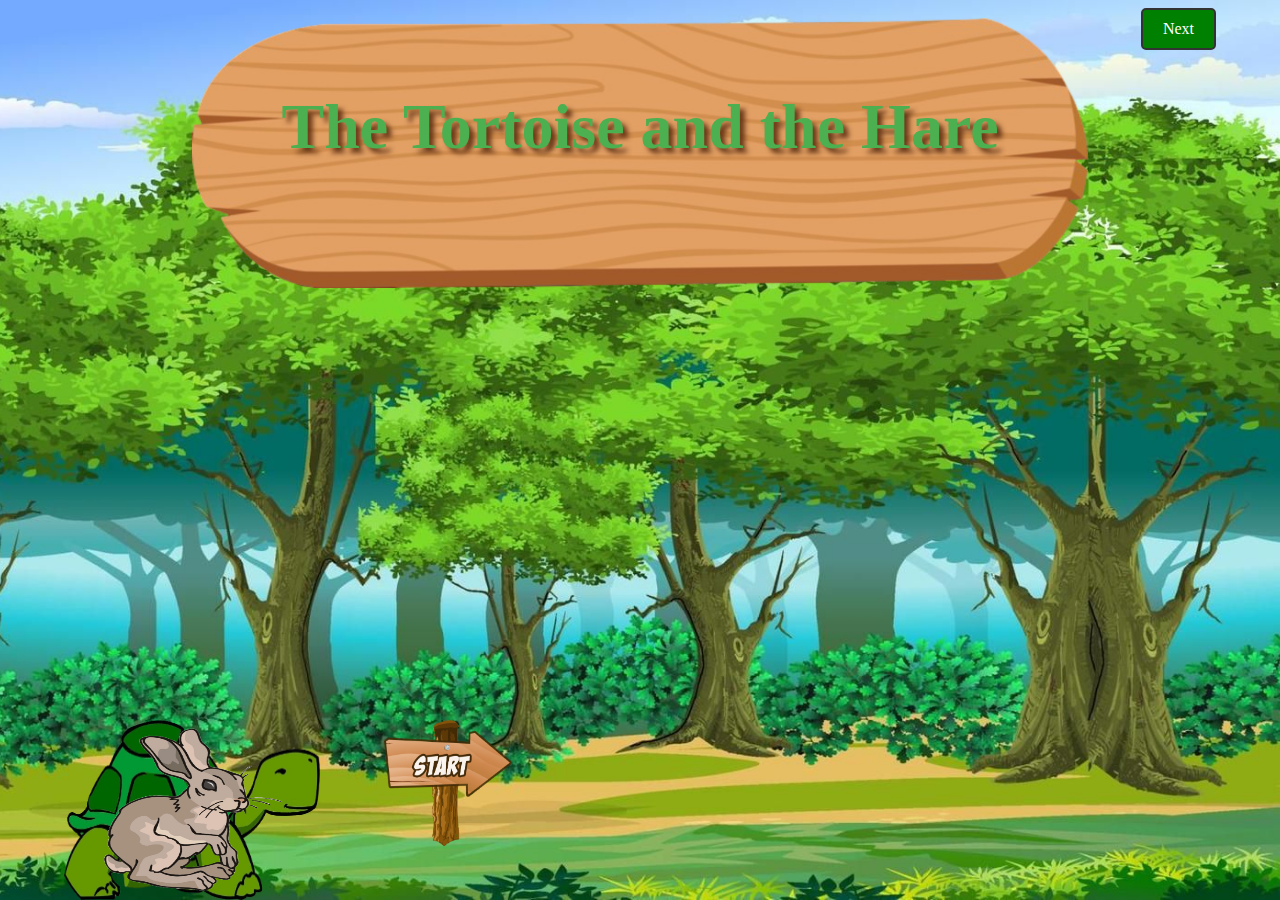
<file: index.html>
<!DOCTYPE html>
<!--test--->
<html lang="en">
<head>
    <meta charset="UTF-8">
    <meta name="viewport" content="width=device-width, initial-scale=1.0">
    <title>Document</title>
    <link rel="stylesheet" href="project.css" type="text/css">
</head>
<body class="page-container" id="page-1">
    <a href="Tortoise_and_Hare_1.html" class="button-link" id="button-link-next">Next</a>
    <img id="tortoise" src="images/tortoise.png" alt="tortoise">
    <img id="start-sign" src="images/start-sign.png" alt="start sign">
    <img id="hare" src="images/hare.png" alt="hare">
    <h1>The Tortoise and the Hare</h1>
    <img id="title-sign" src="images/title_background_plank.png" alt="title">
</body>
</html>
</file>
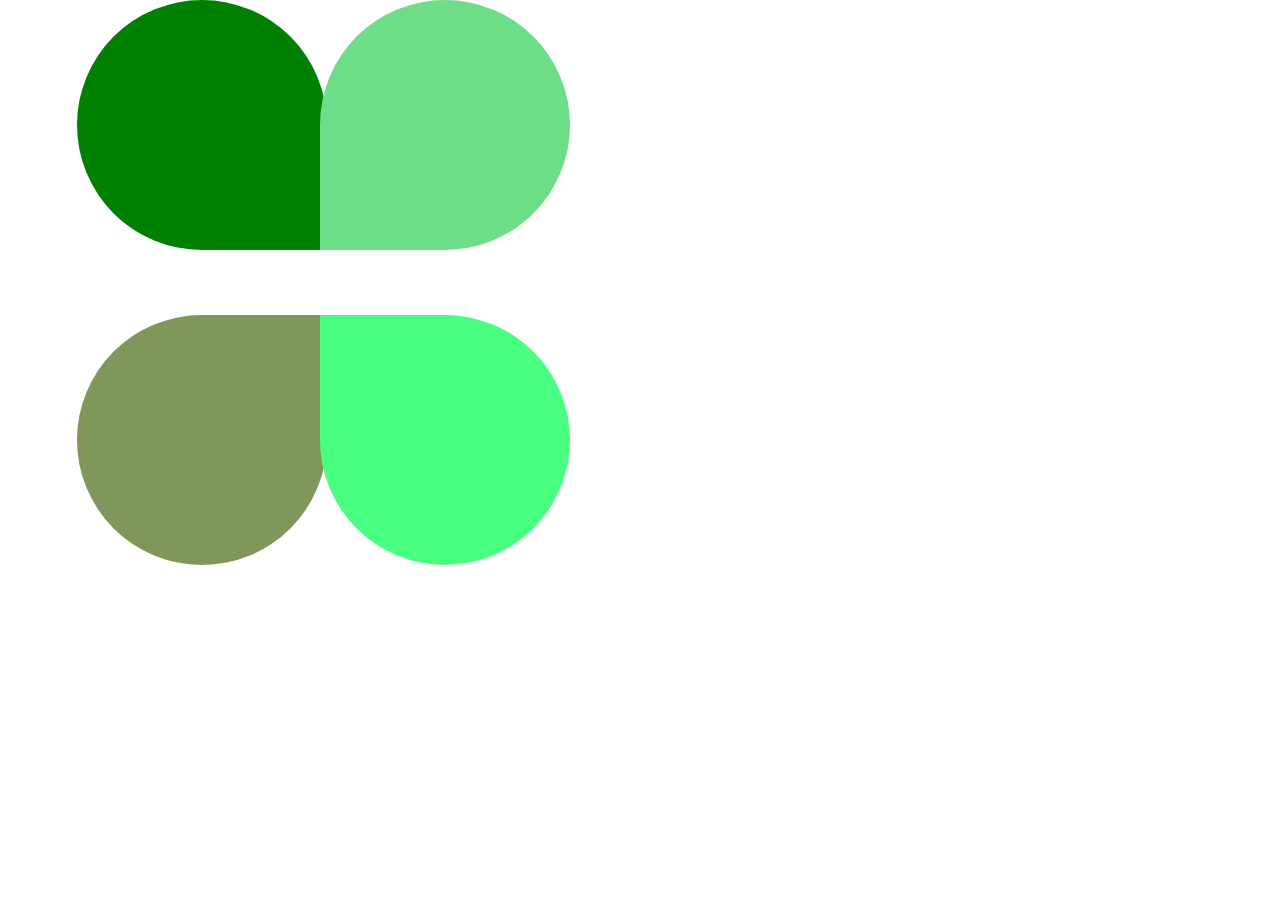
<file: clover_practice.html>
<!DOCTYPE html>
<html lang="en">
<head>
    <meta charset="UTF-8">
    <meta name="viewport" content="width=device-width, initial-scale=1.0">
    <title>Document</title>
    <style>
        body {
            padding: 0; /* forcing the document window to eliminate padding*/
            margin: 0; /* forcing the document window to eliminate margin*/

        }
        /* Center the div box */
        .clov1 {
            width: 250px; /* the width must be specified to be centered */
            height: 250px; 
            position: absolute;
            top: 0%; /* How far away from the top of the browser edge*/
            left: 6%; /* How far away from the left of the browser edge*/
            background-color: green;
            border-radius: 1000px 1000px 0px 1000px;
        }
        .clov2 {
            width: 250px; /* the width must be specified to be centered */
            height: 250px; 
            position: absolute;
            top: 35%; /* How far away from the top of the browser edge*/
            left: 6%; /* How far away from the left of the browser edge*/
            background-color: rgb(127, 151, 91);
            border-radius: 1000px 0px 1000px 1000px;
        }
        .clov3 {
            width: 250px; /* the width must be specified to be centered */
            height: 250px; 
            position: absolute;
            top: 0%; /* How far away from the top of the browser edge*/
            left: 25%; /* How far away from the left of the browser edge*/
            background-color: rgb(109, 221, 135);
            border-radius: 1000px 1000px 1000px 0px;
        }
        .clov4 {

            width: 250px; /* the width must be specified to be centered */
            height: 250px; 
            position: absolute;
            top: 35%; /* How far away from the top of the browser edge*/
            left: 25%; /* How far away from the left of the browser edge*/
            background-color: rgb(73, 255, 128);
            border-radius: 0px 1000px 1000px 1000px;
        }
    </style>
</head>
<body>
    <div class="clov1"> </div>
    <div class="clov2"> </div>
    <div class="clov3"> </div>
    <div class="clov4"> </div>
</body>
</html>
</file>
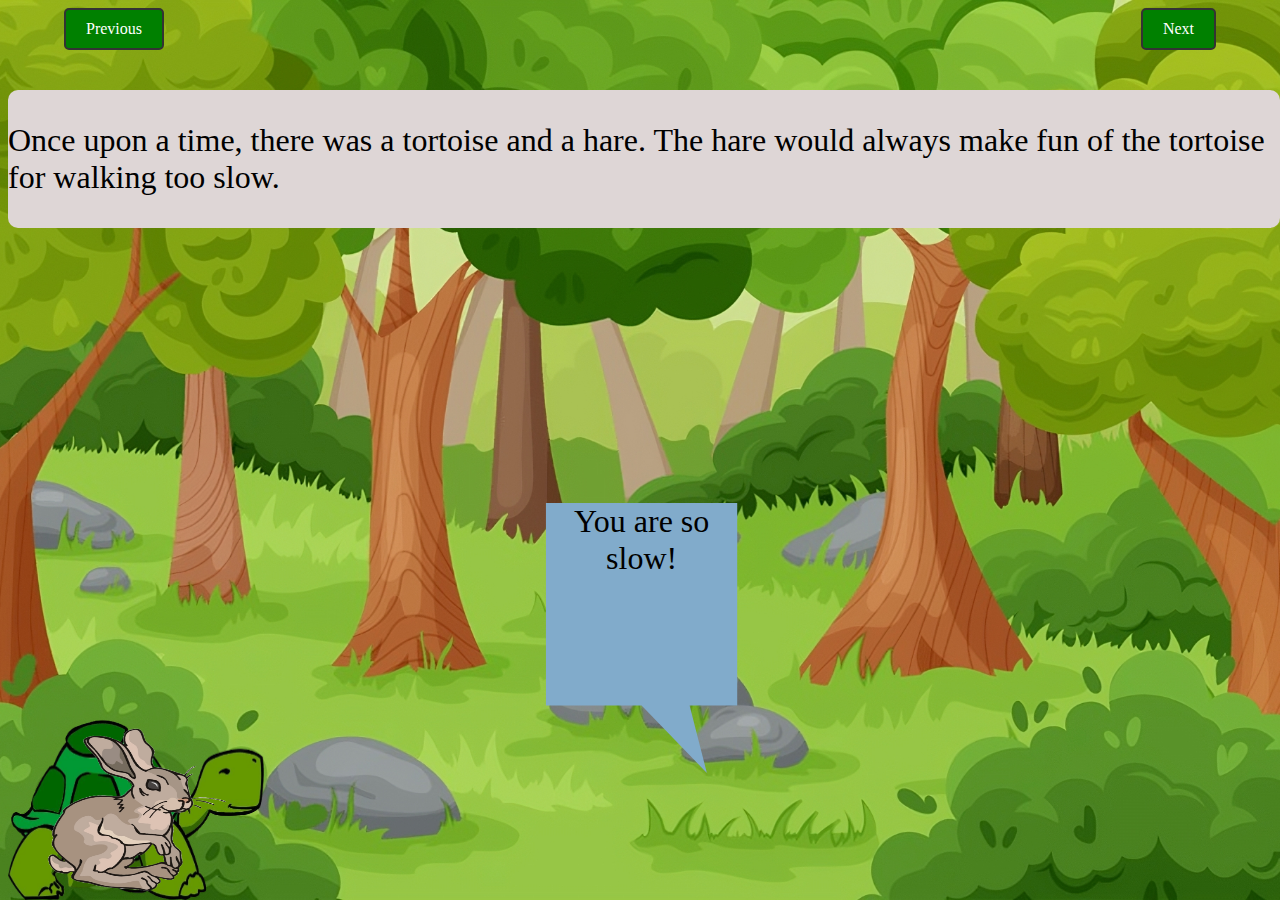
<file: Tortoise_and_Hare_1.html>
<!DOCTYPE html>
<html lang="en">
<head>
    <meta charset="UTF-8">
    <meta name="viewport" content="width=device-width, initial-scale=1.0">
    <title>Document</title>
    <link rel="stylesheet" href="project.css" type="text/css">
    <link rel="preconnect" href="https://fonts.googleapis.com">
    <link rel="preconnect" href="https://fonts.gstatic.com" crossorigin>
    <link href="https://fonts.googleapis.com/css2?family=Delius&family=Source+Code+Pro:ital,wght@0,200..900;1,200..900&display=swap" rel="stylesheet">
</head>
<body class="page-container" id="page-2">
    <a href="index.html" id="button-link-back" class="button-link">Previous</a>
    <a href="Tortoise_and_Hare_2.html" id="button-link-next" class="button-link">Next</a>
    <img id="tortoise" src="images/tortoise.png" alt="tortoise">
    <img id="hare" src="images/hare.png" alt="hare">
    <div id="text-page-2">
            <p>Once upon a time, there was a tortoise and a hare. The hare would always make fun of the tortoise for walking too slow.</p>
    </div>
    <div id="text-bubble-hare">You are so slow!</div>
</body>
</html>
</file>
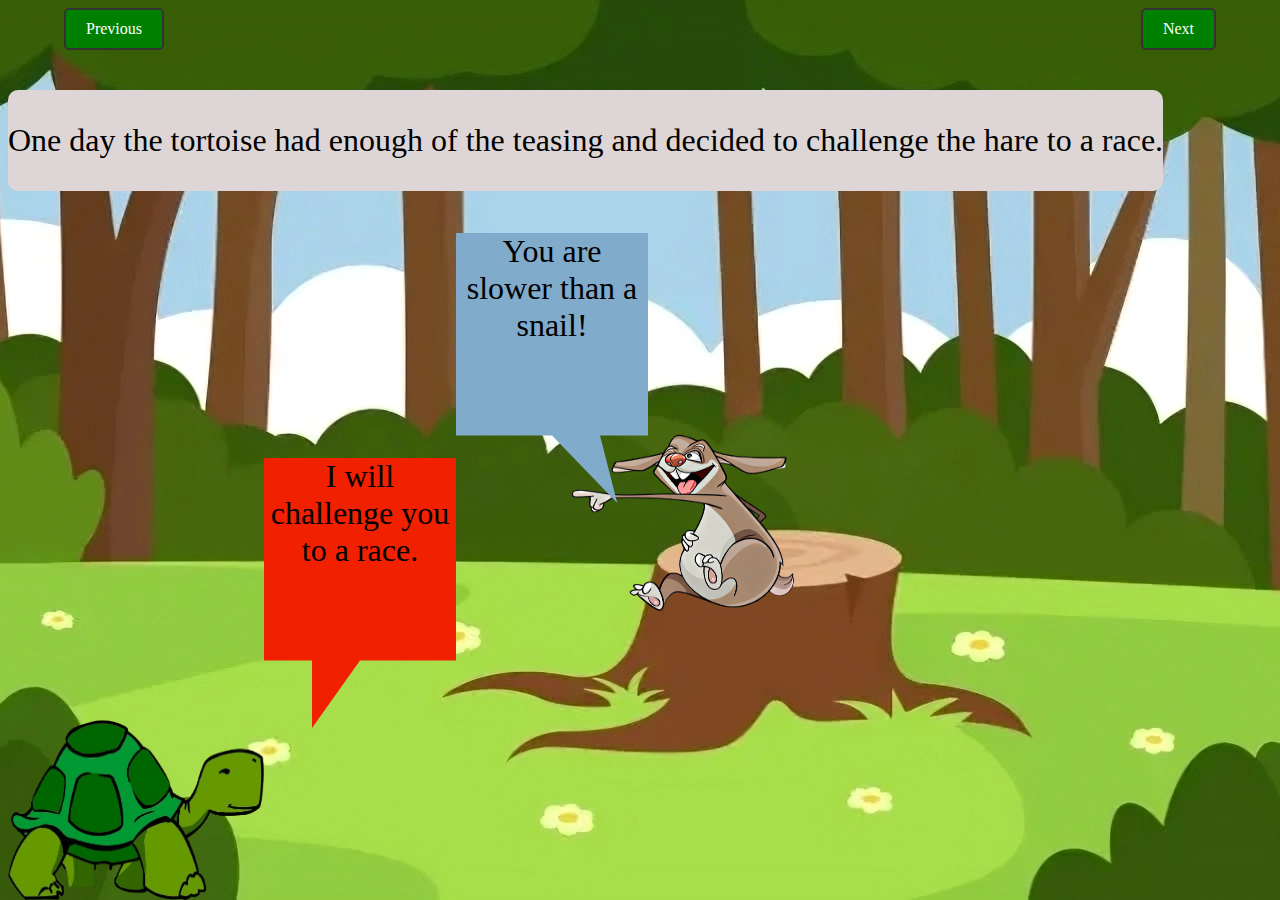
<file: Tortoise_and_Hare_2.html>
<!DOCTYPE html>
<html lang="en">
<head>
    <meta charset="UTF-8">
    <meta name="viewport" content="width=device-width, initial-scale=1.0">
    <title>Document</title>
    <link rel="stylesheet" href="project.css" type="text/css">
    <link rel="preconnect" href="https://fonts.googleapis.com">
    <link rel="preconnect" href="https://fonts.gstatic.com" crossorigin>
    <link href="https://fonts.googleapis.com/css2?family=Delius&family=Source+Code+Pro:ital,wght@0,200..900;1,200..900&display=swap" rel="stylesheet">
</head>
<body class="page-container" id="page-3">
    <a href="Tortoise_and_Hare_1.html" id="button-link-back" class="button-link">Previous</a>
    <a href="Tortoise_and_Hare_3.html" id="button-link-next" class="button-link">Next</a>
    <img id="hare" src="images/hare_laughing.png" alt="hare">
    <img id="tortoise" src="images/tortoise.png" alt="tortoise">
    <div id="text-page-3">
            <p>One day the tortoise had enough of the teasing and decided to challenge the hare to a race.</p>
    </div>
    <div id="text-bubble-hare">You are slower than a snail!</div>
    <div id="text-bubble-tortoise">I will challenge you to a race.</div>
</body>
</html>
</file>
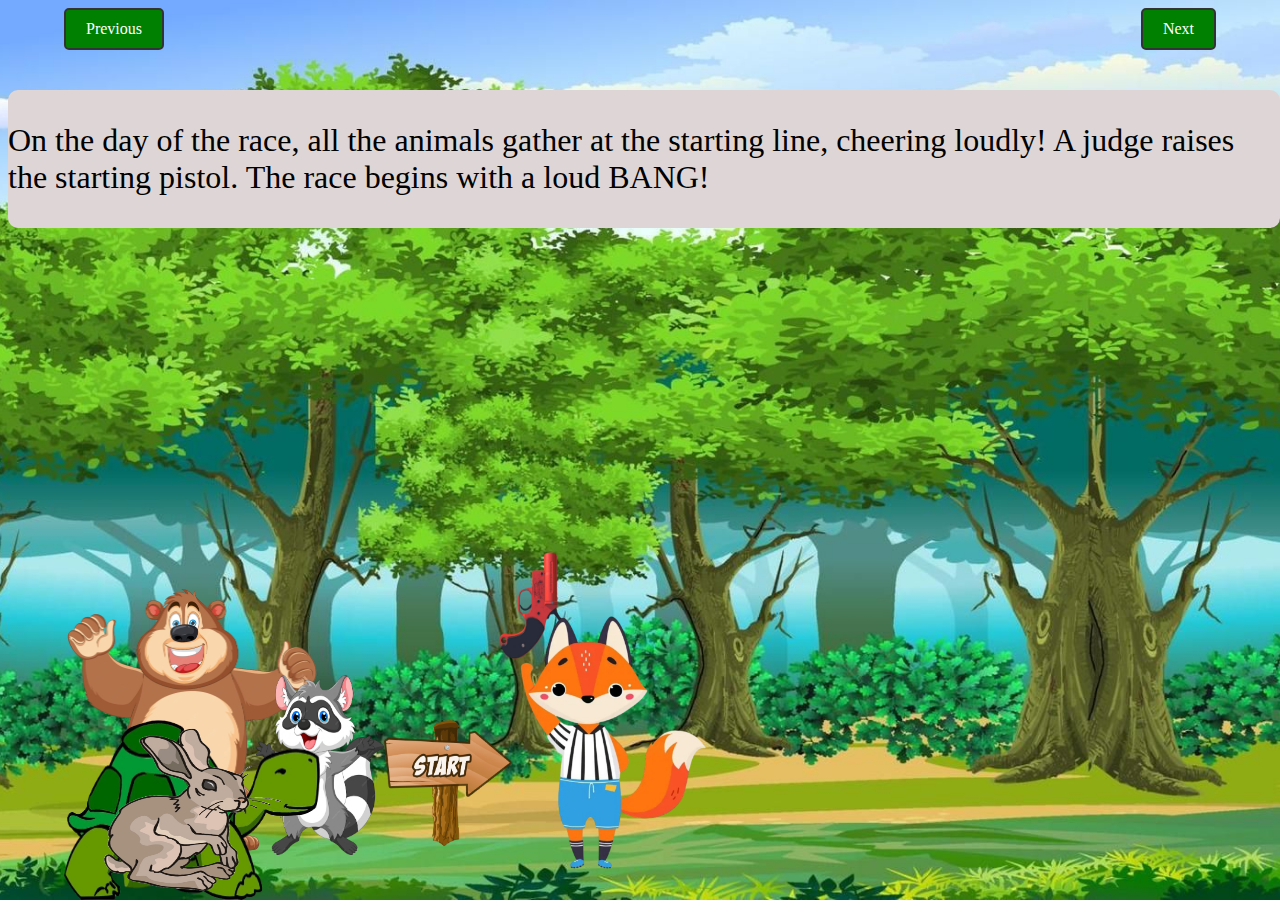
<file: Tortoise_and_Hare_3.html>
<!DOCTYPE html>
<html lang="en">
<head>
    <meta charset="UTF-8">
    <meta name="viewport" content="width=device-width, initial-scale=1.0">
    <title>Document</title>
    <link rel="stylesheet" href="project.css" type="text/css">
</head>
<body class="page-container" id="page-4">
    <div id="shakable-container"> 
        
        <div id="text-page-4">
            <p>On the day of the race, all the animals gather at the starting line, cheering loudly! A judge raises the starting pistol. The race begins with a loud BANG!</p>
        </div>
        
        <img id="tortoise" src="images/tortoise.png" alt="tortoise">
        <img id="start-sign" src="images/start-sign.png" alt="start sign">
        <img id="hare" src="images/hare.png" alt="hare">
        <img id="flare_gun" src="images/flare-gun-6536339_1280.webp" alt="Starting Pistol">
        <img id="fox_referee" src="images/fox_referee.png" alt="fox referee">


        <div class="crowd">
            <img id="bear" src="images/bear.png" alt="bear">
            <img id="raccoon" src="images/raccoon.png" alt="raccoon">
        </div>
        
        <a href="Tortoise_and_Hare_2.html" id="button-link-back" class="button-link">Previous</a>
        <a href="Tortoise_and_Hare_4.html" id="button-link-next" class="button-link">Next</a>

    </div> 
</body>
</html>
</file>
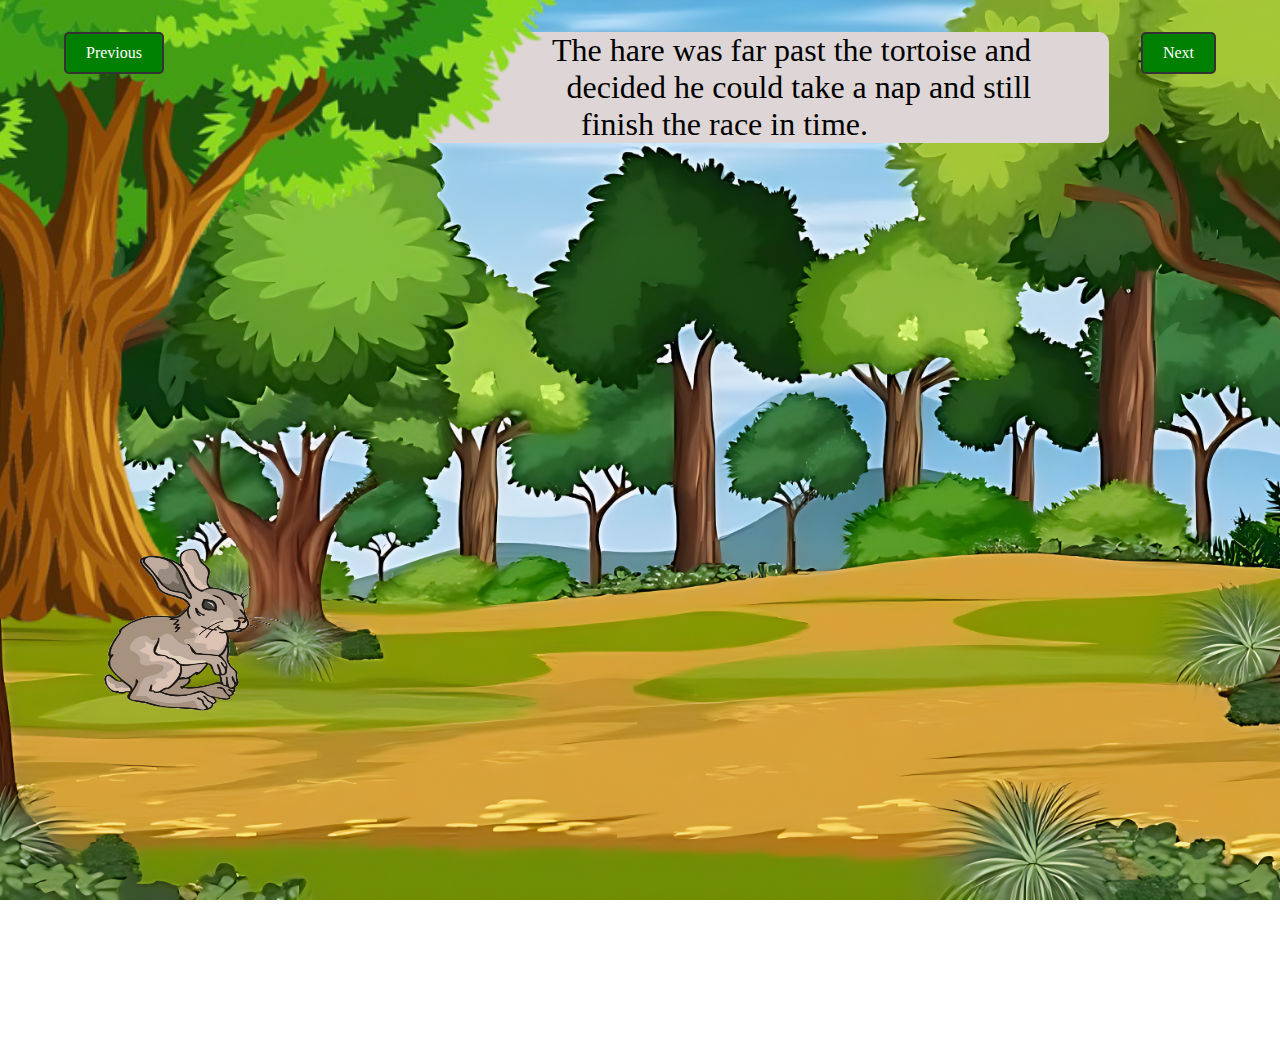
<file: Tortoise_and_Hare_4.html>
<!DOCTYPE html>
<html lang="en">
<head>
    <meta charset="UTF-8">
    <meta name="viewport" content="width=device-width, initial-scale=1.0">
    <title>Document</title>
    <link rel="stylesheet" href="project.css" type="text/css">
    <link rel="preconnect" href="https://fonts.googleapis.com">
    <link rel="preconnect" href="https://fonts.gstatic.com" crossorigin>
    <link href="https://fonts.googleapis.com/css2?family=Delius&family=Source+Code+Pro:ital,wght@0,200..900;1,200..900&display=swap" rel="stylesheet">
</head>
<body class="page-container" id="page-5">
    <a href="Tortoise_and_Hare_3.html" id="button-link-back" class="button-link">Previous</a>
    <a href="Tortoise_and_Hare_5.html" id="button-link-next" class="button-link">Next</a>

<div id="leftbox">
    <img src="images/tree_page_5.png" id="page5tree" alt="tree">
</div>
<p id="textboxstuff"> The hare was far past the tortoise and decided he could take a nap and still finish the race in time. </p>

<img class="hare-racer" id="hare-running" src="images/hare.png" alt="hare-running">
<img class="hare-racer" id="hare-sleeping" src="images/hare_sleeping.png" alt="hare-sleeping">

<img id="zzz-bubble" src="images/ZZZ's.png" alt="Sleeping ZZZ symbol">
</body>
</html>
</file>
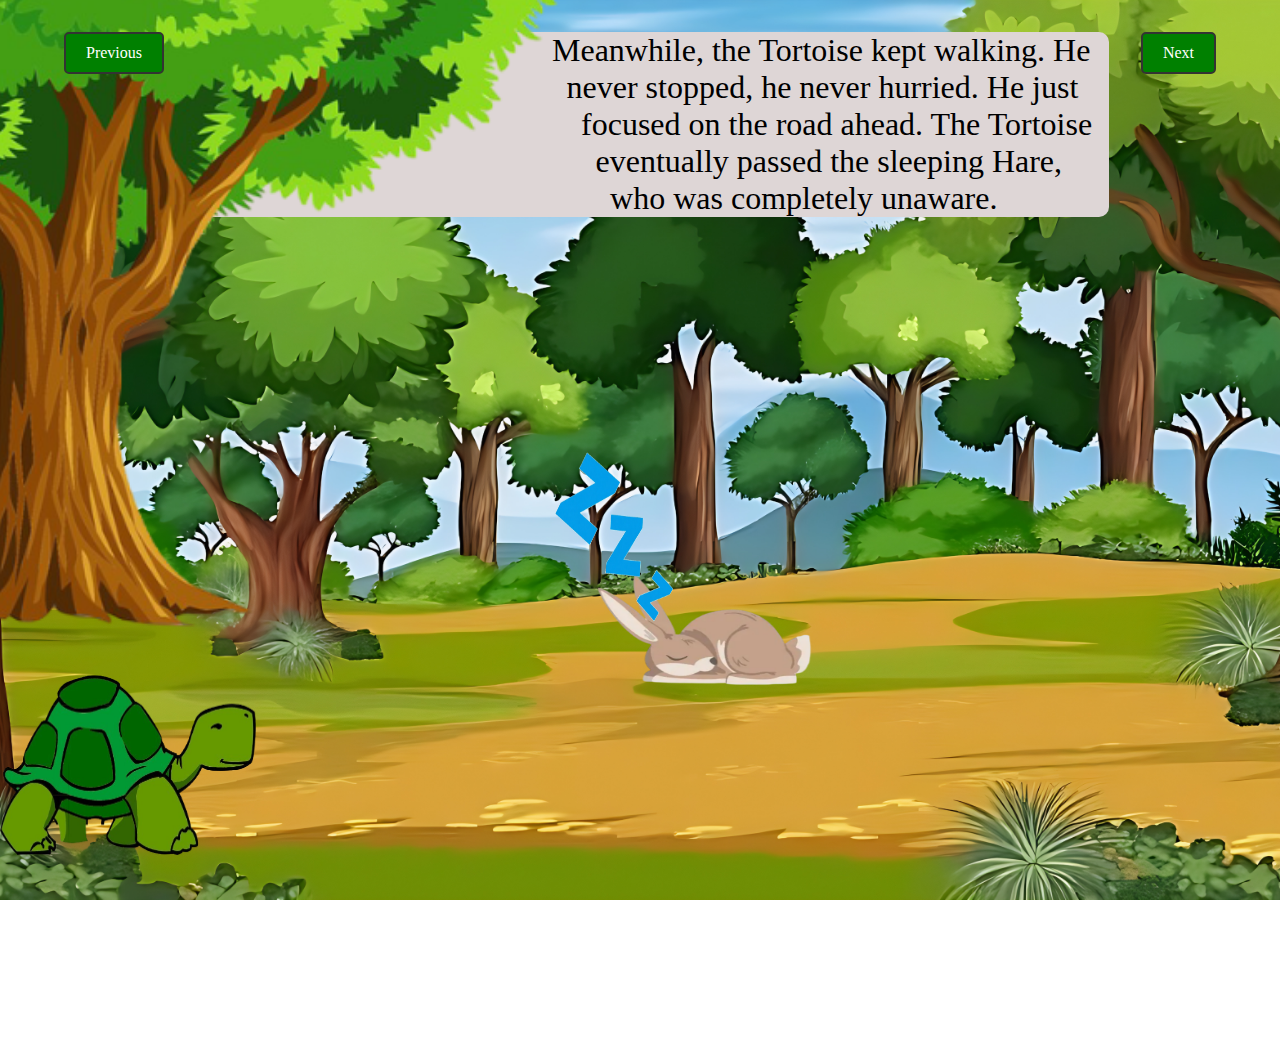
<file: Tortoise_and_Hare_5.html>
<!DOCTYPE html>
<html lang="en">
<head>
    <meta charset="UTF-8">
    <meta name="viewport" content="width=device-width, initial-scale=1.0">
    <title>Document</title>
    <link rel="stylesheet" href="project.css" type="text/css">
    <link rel="preconnect" href="https://fonts.googleapis.com">
    <link rel="preconnect" href="https://fonts.gstatic.com" crossorigin>
    <link href="https://fonts.googleapis.com/css2?family=Delius&family=Source+Code+Pro:ital,wght@0,200..900;1,200..900&display=swap" rel="stylesheet">
</head>
<body class="page-container" id="page-6">
    <a href="Tortoise_and_Hare_4.html" id="button-link-back" class="button-link">Previous</a>
    <a href="Tortoise_and_Hare_6.html" id="button-link-next" class="button-link">Next</a>

<div id="leftbox">
    <img src="images/tree_page_5.png" id="page6tree" alt="tree">
</div>

<p id="textboxstuff"> Meanwhile, the Tortoise kept walking. He never stopped, he never hurried. He just focused on the road ahead. The Tortoise eventually passed the sleeping Hare, who was completely unaware. </p>

<img class="hare-racer" id="hare-sleeping" src="images/hare_sleeping.png" alt="hare-sleeping">
<img id="tortoise" src="images/tortoise.png" alt="tortoise">

<img id="zzz-bubble" src="images/ZZZ's.png" alt="Sleeping ZZZ symbol">

</body>
</html>
</file>
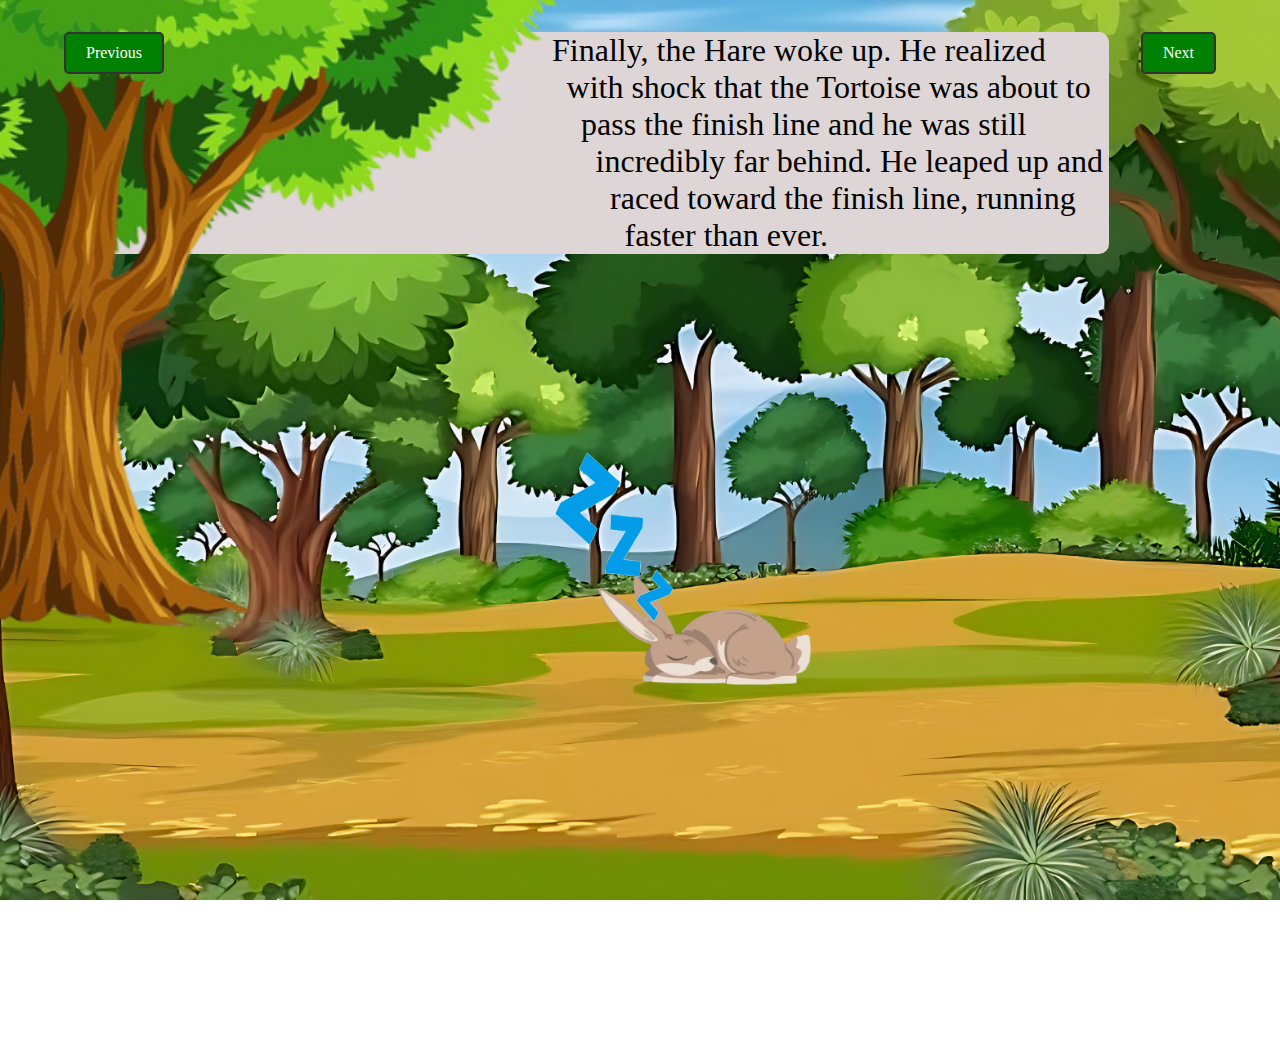
<file: Tortoise_and_Hare_6.html>
<!DOCTYPE html>
<html lang="en">
<head>
    <meta charset="UTF-8">
    <meta name="viewport" content="width=device-width, initial-scale=1.0">
    <title>Document</title>
    <link rel="stylesheet" href="project.css" type="text/css">
    <link rel="preconnect" href="https://fonts.googleapis.com">
    <link rel="preconnect" href="https://fonts.gstatic.com" crossorigin>
    <link href="https://fonts.googleapis.com/css2?family=Delius&family=Source+Code+Pro:ital,wght@0,200..900;1,200..900&display=swap" rel="stylesheet">
</head>
<body class="page-container" id="page-7">
    <a href="Tortoise_and_Hare_5.html" id="button-link-back" class="button-link">Previous</a>
    <a href="Tortoise_and_Hare_7.html" id="button-link-next" class="button-link">Next</a>

<div id="leftbox">
    <img src="images/tree_page_5.png" id="page7tree" alt="tree">
</div>

<p id="textboxstuff"> Finally, the Hare woke up. He realized with shock that the Tortoise was about to pass the finish line and he was still incredibly far behind. He leaped up and raced toward the finish line, running faster than ever. </p>

<img class="hare-racer" id="hare-running" src="images/hare.png" alt="hare-running">
<img class="hare-racer" id="hare-sleeping" src="images/hare_sleeping.png" alt="hare-sleeping">
<img class="exclamation" id="supprised-exclamation" src="images/red_exclamation_mark.png" alt="red exclamation mark">


<img id="zzz-bubble" src="images/ZZZ's.png" alt="Sleeping ZZZ symbol">

</body>
</html>
</file>
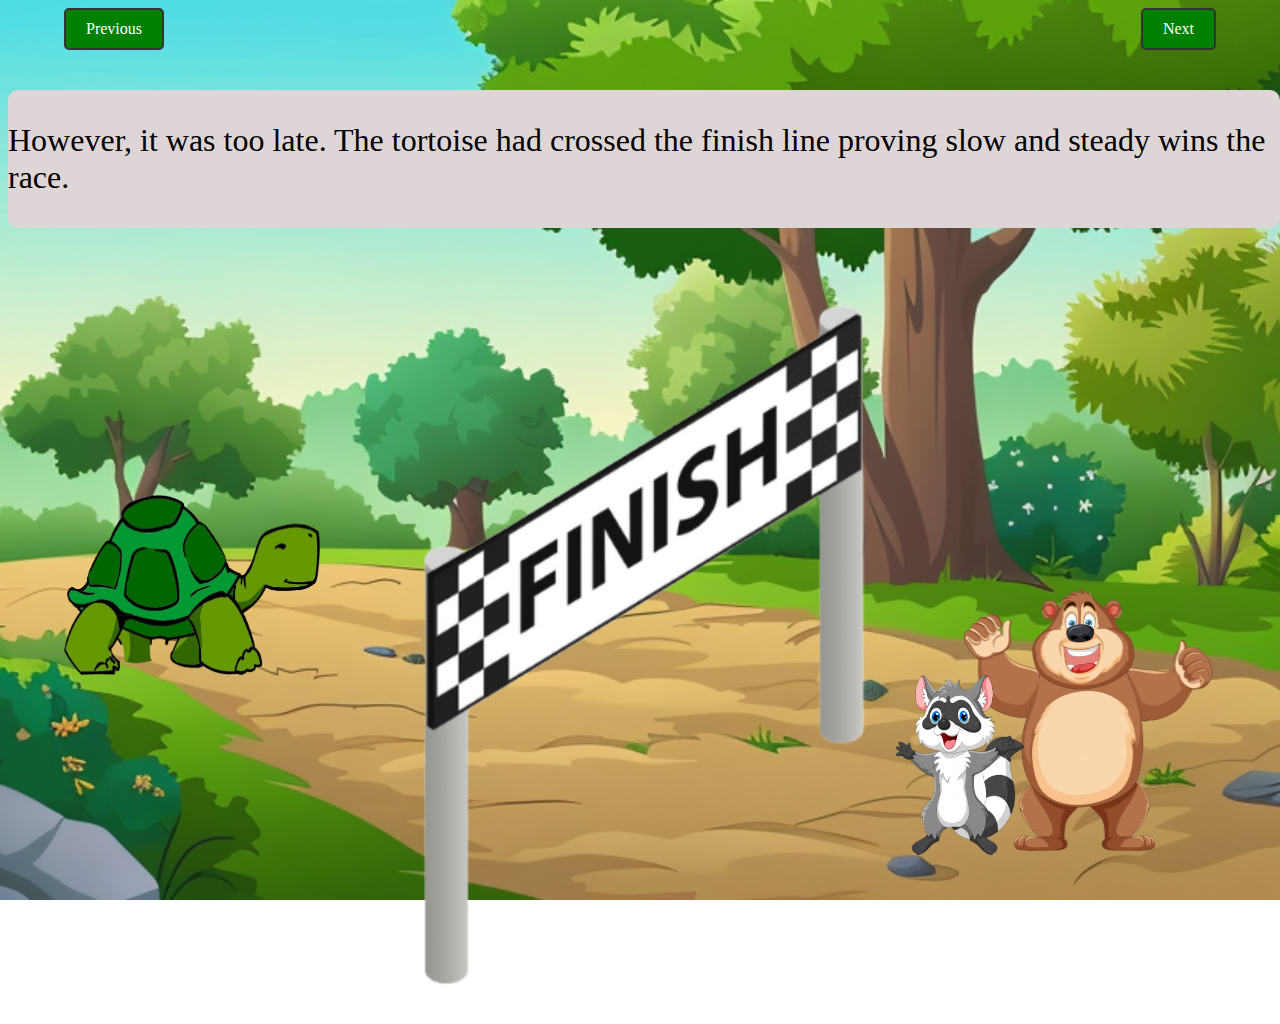
<file: Tortoise_and_Hare_7.html>
<!DOCTYPE html>
<html lang="en">
<head>
    <meta charset="UTF-8">
    <meta name="viewport" content="width=device-width, initial-scale=1.0">
    <title>Document</title>
    <link rel="stylesheet" href="project.css" type="text/css">
    <link rel="preconnect" href="https://fonts.googleapis.com">
    <link rel="preconnect" href="https://fonts.gstatic.com" crossorigin>
    <link href="https://fonts.googleapis.com/css2?family=Delius&family=Source+Code+Pro:ital,wght@0,200..900;1,200..900&display=swap" rel="stylesheet">
</head>
<body class="page-container" id="page-8">
    <div id="ssdfsdfsdf"> 
        
        <div id="text-page-8">
            <p>However, it was too late. The tortoise had crossed the finish line proving slow and steady wins the race.</p>
        </div>
        
        <img id="tortoise" src="images/tortoise.png" alt="tortoise">
        <img id="tortoise-new" src="images/tortoise-finish.png" alt="tortoise with trophy">
        <img id="hare" src="images/hare.png" alt="hare">
        <img id="hare-new" src="images/hare-finish.png" alt="hare supprised">
        <img id="finish" src="images/finish-sign.png" alt="finish sign">


        <div class="crowd">
            <img id="bear" src="images/bear.png" alt="bear">
            <img id="raccoon" src="images/raccoon.png" alt="raccoon">
        </div>
        
        <a href="Tortoise_and_Hare_6.html" id="button-link-back" class="button-link">Previous</a>
        <a href="Tortoise_and_Hare_8.html" id="button-link-next" class="button-link">Next</a>

    </div> 
</body>
</html>
</file>
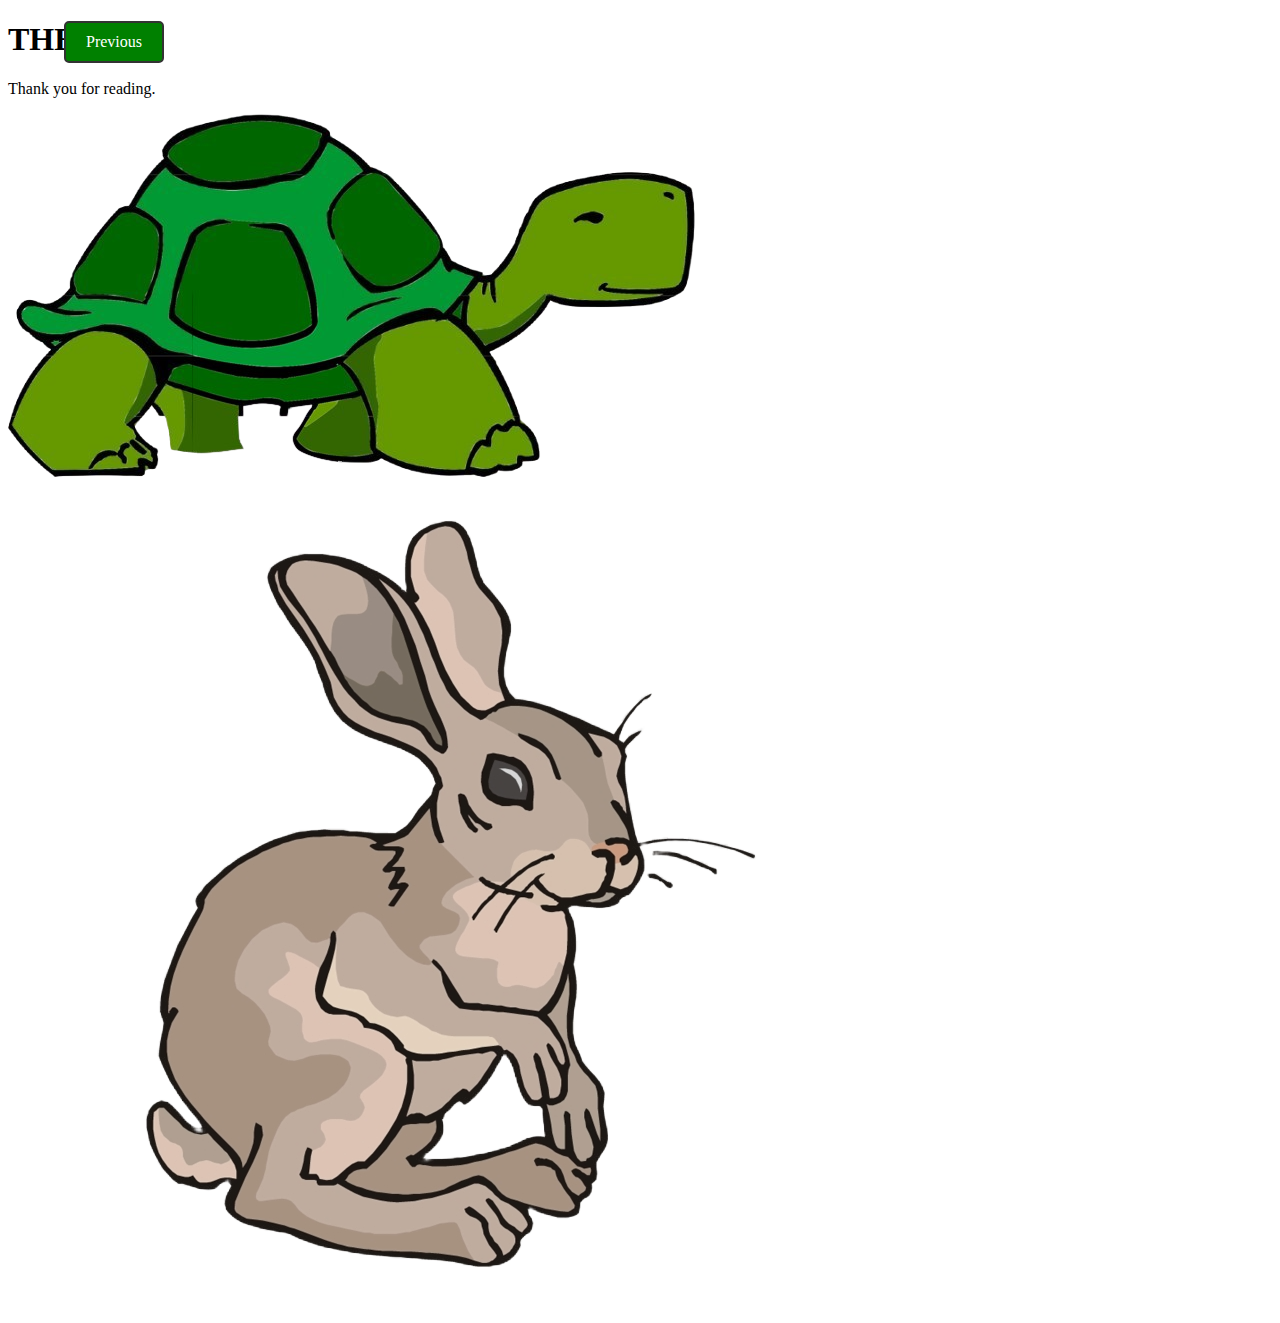
<file: Tortoise_and_Hare_8.html>
<!DOCTYPE html>
<html lang="en">
<head>
    <meta charset="UTF-8">
    <meta name="viewport" content="width=device-width, initial-scale=1.0">
    <title>Document</title>
    <link rel="stylesheet" href="project.css" type="text/css">
    <link rel="preconnect" href="https://fonts.googleapis.com">
    <link rel="preconnect" href="https://fonts.gstatic.com" crossorigin>
    <link href="https://fonts.googleapis.com/css2?family=Delius&family=Source+Code+Pro:ital,wght@0,200..900;1,200..900&display=swap" rel="stylesheet">
</head>
<body class="page-container" id="page-9">
    <a href="Tortoise_and_Hare_7.html" id="button-link-back" class="button-link">Previous</a>

<div id="the-end-page">
    <div class="content-wrapper">
        <h1 class="fade-in-text">THE END</h1>
        <p class="fade-in-text">Thank you for reading.</p>
    </div>
</div>

<img id="tortoise-end" src="images/tortoise.png" alt="tortoise">
<img id="hare-end" src="images/hare.png" alt="hare">

</body>
</html>
</file>
<file: project.css>
.button-link {
    display: inline-block;
    padding: 10px 20px;
    background-color: green;
    color: white;
    text-align: justify;
    text-decoration: none;
    font-size: 16px;
    border-radius: 5px;
    transition: background-color 0.3s ease;
    position: absolute;
    border: 2px solid #333;  
    z-index: 3;
}

#button-link-next {
    right: 5vw;
}

#button-link-back {
    left: 5vw;
}

.button-link:hover {
    background-color: purple;
    box-shadow: 5px 5px 10px black;
}

.button-link:active {
    transform: scale(0.80);
    transition: transform 0.1s;
}

@keyframes tortoise-walk {
    0% {
        transform: translateX(0);
    }
    100% {
        transform: translateX(100vw);
    }
}

@keyframes jump-forward {
    0% {
        transform: translate(0, 0);
    }
    25% {
        transform: translate(25vw, -50px);
    }
    50% {
        transform: translate(50vw, 0);
    }
    75% {
        transform: translate(75vw, -50px);
    }
    100% {
        transform: translate(100vw, 0);
    }
}

#page-1 {
    background-image: url("images/forest_page_1.jpg");
    background-repeat: no-repeat;
    background-size: cover;
    background-position: center center;
    background-attachment: fixed;
    overflow: hidden;
}

#page-1 h1 {
    height: 40vh;
    width: 70vw;
    font-size: 4rem;
    font-family: 'Handlee', cursive;
    text-align: center;
    color: #4CAF50;
    text-shadow: 2px 2px 4px rgba(0, 0, 0, 0.2);
    margin-top: 50px;
    margin: 0;
    padding: 0;
    position: absolute;
    top: 10%;
    left: 15%;
    z-index: 2;
    text-shadow: 5px 5px 5px #592b0fdc;
}

#page-1 #title-sign {
    height: 30vh;
    width: 70vw;
    position: absolute;
    top: 2%;
    left: 15%;
    z-index: 1;
}

#page-1 #tortoise {
    height: 20vh;
    width: 20vw;
    position: absolute;
    top: 80%;
    left: 5%;
    animation: tortoise-walk 100s forwards normal;
    z-index: 1;
}

#page-1 #hare {
    height: 20vh;
    width: 20vw;
    position: absolute;
    top: 80%;
    left: 5%;
    animation: jump-forward 3s ease-in-out forwards normal;
    z-index: 1;
}

#page-1 #start-sign {
    height: 15vh;
    width: 10vw;
    position: absolute;
    top: 80%;
    left: 30%;
    z-index: 0;
}
@keyframes tortoise-walk-appear {
    0% {
        transform: translateX(0);
        opacity: 0%;
    }
    100% {
        transform: translateX(25vw);
        opacity: 100%;
    }
}

@keyframes jump-forward-appear {
    0% {
        transform: translate(110vw, 0) scaleX(-1);
    }
    50% {
        transform: translate(75vw, -50px) scaleX(-1);
    }
    100% {
        transform: translate(50vw, 0)scaleX(-1);
    }
}

#page-2 {
    background-image: url("images/forest_page_2.png");
    background-repeat: no-repeat;
    background-size: cover;
    background-position: center center;
    background-attachment: fixed;
    overflow: hidden;
}

#page-2 #text-page-2 {
    background-color: #DED6D6;
    font-size: 2rem;
    justify-content: center;
    position: absolute;
    top: 10%;
    border-radius: 10px 10px 10px 10px;
}

#page-2 #tortoise {
    height: 20vh;
    width: 20vw;
    position: absolute;
    top: 80%;
    left: -10;
    animation: tortoise-walk-appear normal forwards 1s;
}

#page-2 #hare {
    height: 20vh;
    width: 20vw;
    position: absolute;
    top: 80%;
    right: -10;
    animation: jump-forward-appear normal forwards 1s;
}

#page-2 #text-bubble-hare {
    width: 15vw;
    height: 30vh;
    background-color: rgb(129, 171, 203);
    clip-path: polygon(0% 0%, 100% 0%, 100% 75%, 75% 75%, 84% 100%, 50% 75%, 0% 75%);
    text-align: center;
    font-size: 2rem;
    transform: translate(42vw,55vh);
}

@keyframes laughing-rotate {
    0% {
        transform: rotate(0deg);
    }
    50% {
        transform: rotate(-25deg);
    }
    100% {
        transform:rotate(25deg);
    }
}

@keyframes tortoise-walk-page3 {
    0% {
        transform: translateX(0);
    }
    100% {
        transform: translateX(5vw);
    }
}



#page-3 {
    background-image: url("images/forest_page_3.webp");
    background-repeat: no-repeat;
    background-size: cover;
    background-position: center center;
    background-attachment: fixed;
    overflow: hidden;

}

#page-3 #hare {
    height: 50vh;
    width: 40vw;
    position: absolute;
    top: 30%;
    right: 25%;
    animation: laughing-rotate alternate-reverse infinite 2s;
}

#page-3 #tortoise {
    height: 20vh;
    width: 20vw;
    position: absolute;
    top: 80%;
    left: -10;
    animation: tortoise-walk-page3 5s forwards;
}

#page-3 #text-page-3 {
    background-color: #DED6D6;
    font-size: 2rem;
    justify-content: center;
    position: absolute;
    top: 10%;
    border-radius: 10px 10px 10px 10px;
}

#page-3 #text-bubble-hare {
    width: 15vw;
    height: 30vh;
    background-color: rgb(129, 171, 203);
    clip-path: polygon(0% 0%, 100% 0%, 100% 75%, 75% 75%, 84% 100%, 50% 75%, 0% 75%);
    text-align: center;
    font-size: 2rem;
    transform: translate(35vw,25vh);
}

#page-3 #text-bubble-tortoise {
    width: 15vw;
    height: 30vh;
    background-color: rgb(240, 32, 0);
    clip-path: polygon(0% 0%, 100% 0%, 100% 75%, 25% 75%, 25% 100%, 50% 75%, 0% 75%);
    text-align: center;
    font-size: 2rem;
    transform: translate(20vw, 20vh);
}



@keyframes tortoise-walk {
    0% {
        transform: translateX(0);
    }
    100% {
        transform: translateX(100vw);
    }
}

@keyframes jump-forward {
    0% {
        transform: translate(0, 0);
    }
    25% {
        transform: translate(25vw, -50px);
    }
    50% {
        transform: translate(50vw, 0);
    }
    75% {
        transform: translate(75vw, -50px);
    }
    100% {
        transform: translate(100vw, 0);
    }
}


@keyframes gun-recoil {
    0% {
        transform: rotate(0deg) translateX(0);
    }
    50% {
        /* Snaps back aggressively */
        transform: rotate(10deg) translateX(-15px); 
    }
    100% {
        transform: rotate(-1deg) translateX(0);
    }
}

@keyframes screen-shake {
    0% { 
        transform: translate(1px, 1px) rotate(0deg); 
    }
    25% { 
        transform: translate(-1px, 0px) rotate(-0.5deg); 
    }
    50% { 
        transform: translate(1px, -1px) rotate(0.5deg); 
    }
    75% { 
        transform: translate(-1px, 1px) rotate(-0.2deg); 
    }
    100% { 
        transform: translate(0, 0) rotate(0deg); 
    } 
}

@keyframes crowd-jump {
    0% {
        transform: translateY(0); /* Start position */
    }
    50% {
        transform: translateY(-5px); /* Move 5 pixels up (the jump) */
    }
    100% {
        transform: translateY(0); /* Return to start position */
    }
}

#page-4 {
    background-image: url("images/forest_page_1.jpg");
    background-repeat: no-repeat;
    background-size: cover;
    background-position: center center;
    background-attachment: fixed;
    overflow: hidden;

}

#shakable-container {
    width: 100vw; 
    min-height: 100vh;
    
    /* Apply the screen-shake animation to this wrapper DIV */
    animation: 
        screen-shake 0.3s cubic-bezier(.36,.07,.19,.97) both;
    
    /* Start after a 7.5s delay and run once */
    animation-delay: 7.5s; 
    animation-iteration-count: 1; 
}

#page-4 #tortoise {
    height: 20vh;
    width: 20vw;
    position: absolute;
    top: 80%;
    left: 5%;
    animation: tortoise-walk 100s forwards normal;
    animation-delay: 7.5s;
    z-index: 1;
}

#page-4 #hare {
    height: 20vh;
    width: 20vw;
    position: absolute;
    top: 80%;
    left: 5%;
    animation: jump-forward 3s ease-in-out forwards normal;
    animation-delay: 7.5s;
    z-index: 1;
}

#page-4 #start-sign {
    height: 15vh;
    width: 10vw;
    position: absolute;
    top: 80%;
    left: 30%;
    z-index: 0;
}


#page-4 #text-page-4 {
    background-color: #DED6D6;
    font-size: 2rem;
    justify-content: center;
    position: absolute;
    top: 10%;
    border-radius: 10px 10px 10px 10px;
    
}

#page-4 #flare_gun {
    width: 5vw;
    height: 15vh;
    position: absolute;
    top: 60%;
    left: 39%; 
    
    /* CRUCIAL: Pivot point is set to the bottom handle for realistic recoil */
    transform-origin: 50% 100%; 
    
    /* Apply the gun recoil animation */
    animation: gun-recoil 0.15s ease-out 7.5s 1 forwards;
}

#page-4 #bear {
    height: 30vh;
    width: 20vw;
    position: absolute;
    top: 65%;
    left: 5%;
    z-index: 0;
    animation: crowd-jump 0.5s ease-in-out infinite alternate;

}

#page-4 #raccoon {
    height: 20vh;
    width: 10vw;
    position: absolute;
    top: 75%;
    left: 20%;
    z-index: 0;
    animation: crowd-jump 0.5s ease-in-out infinite alternate;

}


#page-4 #fox_referee {
    height: 35vh;
    width: 25vw;
    position: absolute;
    top: 65%;
    left: 35%;
}



#page-5 {
    background-image: url("images/forest_page_5.jpg");
    background-repeat: no-repeat;
    background-size: cover;
    background-position: center center;
    background-attachment: fixed;
    overflow: hidden;

}


/*This contains the div box which holds the tree*/
#page-5 #leftbox {
    top: 0;
    left: 0;
    width: 70vw;
    height: 100vh;
    clip-path:  polygon(75% 0%, 100% 50%, 75% 100%, 0% 100%, 0 49%, 0% 0%);
    shape-outside: polygon(75% 0%, 100% 50%, 75% 100%, 0% 100%, 0 49%, 0% 0%);
    font-size: 100px;
    float: left;
    margin-right: -190px;
    transform: scale(1.09);
    
}
/*you can modify the background color of the textbox if you want*/
#page-5 #textboxstuff {
    font-size: 2rem;
    background-color: #DED6D6;
    border-radius: 10px 10px 10px 10px;
    width: 86vw;


    
}

/*This controls the tree image*/
#page-5 #page5tree {
    position: relative;
    top:  -40%;
    left: -39%;
    width: 100%;

}


@keyframes jump-forward-page-5 {
    0% {
        transform: translate(0, 0);
    }
    50% {
        transform: translate(20vw, -40px);
    }
    100% {
        transform: translate(40vw, 0);
}
}



@keyframes hare-fade-out {
    100% {
        opacity: 0;
        transform: translate(40vw, 0);
    }
}

@keyframes hare-fade-in {
    0% {
        opacity: 0; /* Start invisible */
    }
    100% {
        opacity: 1; /* End fully visible */
    }
}

#page-5 .hare-racer {
    height: 20vh;
    width: 20vw;
    position: absolute;
    top: 60%;
    left: 5%;
    z-index: 1;
}

#page-5 #hare-running {
    opacity: 1;
    animation: jump-forward-page-5 2s ease-in-out forwards normal, hare-fade-out 0.5s 2s forwards; /* Fades out after 2s (when movement ends) */
}

#page-5 #hare-sleeping {
    /* Sleeping hare starts invisible, positioned at the end of the jump */
    opacity: 0;
    transform: translate(40vw, 0); 
    animation: hare-fade-in 0.5s 2s forwards; 
}

#page-5 #zzz-bubble {
    width: 10vw;
    height: 20vh;
    position: absolute;
    z-index: 2; 
    
    top: 50%; 
    left: 43%; 

    opacity: 0; 
    
    animation: 
        /* 1. Bobbing Movement: 1.5s, infinite loop, alternates back and forth */
        zzz-bob-diagonal 1.5s ease-in-out infinite alternate,
        /* 2. Fade In: Makes the ZZZ appear quickly */
        zzz-fade-in 0.2s forwards;
        
    /* Delay the start of BOTH animations (2s movement + 0.5s fade) */
    animation-delay: 2.5s; 
}

@keyframes zzz-fade-in {
    100% {
        opacity: 1; 
    }
}

@keyframes zzz-bob-diagonal {
    0% { 
        transform: translate(0, 0);
        opacity: 1;
    }
    50% { 
        transform: translate(-10px, -10px); 
        opacity: 1;
    }
    100% { 
        transform: translate(2px, 2px); 
        opacity: 1;
    }
}



#page-6 {
    background-image: url("images/forest_page_5.jpg");
    background-repeat: no-repeat;
    background-size: cover;
    background-position: center center;
    background-attachment: fixed;
    overflow: hidden;

}


/*This contains the div box which holds the tree*/
#page-6 #leftbox {
    top: 0;
    left: 0;
    width: 70vw;
    height: 100vh;
    clip-path:  polygon(75% 0%, 100% 50%, 75% 100%, 0% 100%, 0 49%, 0% 0%);
    shape-outside: polygon(75% 0%, 100% 50%, 75% 100%, 0% 100%, 0 49%, 0% 0%);
    font-size: 100px;
    float: left;
    margin-right: -190px;
    transform: scale(1.09);
    
}
/*you can modify the background color of the textbox if you want*/
#page-6 #textboxstuff {
    font-size: 2rem;
    background-color: #DED6D6;
    border-radius: 10px 10px 10px 10px;
    width: 86vw;


    
}

/*This controls the tree image*/
#page-6 #page6tree {
    position: relative;
    top:  -40%;
    left: -39%;
    width: 100%;

}





#page-6 .hare-racer {
    height: 20vh;
    width: 20vw;
    position: absolute;
    top: 60%;
    left: 5%;
    z-index: 1;
}



#page-6 #hare-sleeping {
    opacity: 1;
    transform: translate(40vw, 0); 
    z-index: -2;

}


#page-6 #zzz-bubble {
    width: 10vw;
    height: 20vh;
    position: absolute;
    z-index: 2; 
    top: 50%; 
    left: 43%;
    opacity: 1; 
    animation: 
        zzz-bob-diagonal 1.5s ease-in-out infinite alternate;
        

}

#page-6 #tortoise {
    height: 20vh;
    width: 20vw;
    position: absolute;
    top: 75%;
    left: 0%;
    animation: tortoise-walk 30s forwards normal;
    z-index: -1;
}


#page-7 {
    background-image: url("images/forest_page_5.jpg");
    background-repeat: no-repeat;
    background-size: cover;
    background-position: center center;
    background-attachment: fixed;
    overflow: hidden;

}


/*This contains the div box which holds the tree*/
#page-7 #leftbox {
    top: 0;
    left: 0;
    width: 70vw;
    height: 100vh;
    clip-path:  polygon(75% 0%, 100% 50%, 75% 100%, 0% 100%, 0 49%, 0% 0%);
    shape-outside: polygon(75% 0%, 100% 50%, 75% 100%, 0% 100%, 0 49%, 0% 0%);
    font-size: 100px;
    float: left;
    margin-right: -190px;
    transform: scale(1.09);
    
}
/*you can modify the background color of the textbox if you want*/
#page-7 #textboxstuff {
    font-size: 2rem;
    background-color: #DED6D6;
    border-radius: 10px 10px 10px 10px;
    width: 86vw;


    
}

/*This controls the tree image*/
#page-7 #page7tree {
    position: relative;
    top:  -40%;
    left: -39%;
    width: 100%;

}





#page-7 .hare-racer {
    height: 20vh;
    width: 20vw;
    position: absolute;
    top: 60%;
    left: 5%;
    z-index: 1;
}



#page-7 #hare-sleeping {
    opacity: 1;
    transform: translate(40vw, 0); 
    z-index: -2;
    animation: hare-fade-out-p7 0.5s 7.5s forwards;

}

#page-7 #hare-running { 
    opacity: 0;
    transform: translate(40vw, 0); 
    /* Chained animation separated by comma */
    animation: 
        hare-fade-in-p7 0.5s 7.5s forwards,
        hare-jump-to-tortoise 2s 9.5s ease-out forwards;

}

#page-7 #zzz-bubble {
    width: 10vw;
    height: 20vh;
    position: absolute;
    z-index: 2; 
    top: 50%; 
    left: 43%;
    opacity: 1; 
    animation: 
        /* 1. The bobbing animation (for 7.5s total) */
        zzz-bob-diagonal 1.5s ease-in-out alternate infinite,
        /* 2. The fade out (0.2s duration, starting at 7.5s) */
        hare-fade-out-p7 0.2s 7.5s forwards; 
    animation-iteration-count: 5s;

        

}

#page-7 #supprised-exclamation {
    width: 10vw;
    height: 10vh;
    transform: rotate(30deg);
    position: absolute;
    top: 53%;
    left: 55%;
    animation: supprised-exclamation 2s forwards 7.5s ;

    opacity: 0;

}

@keyframes hare-fade-out-p7 {
    100% {
        opacity: 0;
    }
}

@keyframes hare-fade-in-p7 {
    0% {
        opacity: 0; 
    }
    100% {
        opacity: 1;
    }
}

@keyframes supprised-exclamation {
    0% {
        opacity: 0;
    }
    50% {
        opacity: 1;
    }
    100% {
        opacity: 0;
    }
}

@keyframes hare-jump-to-tortoise {
    0% {
        transform: translate(40vw, 0); 
    }
    
    25% {
        transform: translate(55vw, -40px);
    }
    

    50% {
        transform: translate(70vw, 0); 
    }
    
    /* 83% Peak of Jump 2 (Final section 70vw + 30vw = 100vw) */
    83% {
        /* Moves from 70vw to 85vw and arches up */
        transform: translate(85vw, -40px); 
    }
    
    /* 100% End: Hare moves completely off-screen (100vw) */
    100% {
        transform: translate(100vw, 0); 
    }
}

#page-8 {
    background-image: url("images/forest_page_8.png");
    background-repeat: no-repeat;
    background-size: cover;
    background-position: center center;
    background-attachment: fixed;
    overflow: hidden;

}



#page-8 #tortoise {
    height: 20vh;
    width: 20vw;
    position: absolute;
    top: 55%;
    left: 5%;
    z-index: 1;
    opacity: 1;
    animation: tortoise-walk-finish 10s forwards,
               tortoise-fade-out 0.5s 10s forwards; 
}


#page-8 #tortoise-new {
    height: 20vh;
    width: 20vw;
    position: absolute;
    top: 75%;
    right: 34%;
    z-index: 1;
    opacity: 0;
    animation: tortoise-fade-in 0.5s 10s forwards; 
}


#page-8 #hare {
    height: 20vh;
    width: 20vw;
    position: absolute;
    top: 55%; 
    left: 5%; 
    z-index: 1;
    opacity: 0;
    animation: 
        /* 1. The main jump-in animation */
        hare-jump-onto-scene 1s ease-out forwards, 
        
        /* 2. The chained fade-out animation: 0.5s duration, starting at 5s */
        hare-fade-out 5s 2s forwards; 
    animation-delay: 4s; 
}

#page-8 #hare-new {
    height: 20vh;
    width: 20vw;
    position: absolute;
    top: 55%;
    left: 5%;
    z-index: 1; 
    opacity: 0;
    
    /* apply the fade-in animation, starting at 5s */
    animation: hare-fade-in 0.5s 5s forwards; 
}

#page-8 #text-page-8 {
    background-color: #DED6D6;
    font-size: 2rem;
    justify-content: center;
    position: absolute;
    top: 10%;
    border-radius: 10px 10px 10px 10px;
    
}

#page-8 #bear {
    height: 30vh;
    width: 20vw;
    position: absolute;
    top: 65%;
    right: 5%;
    z-index: 0;
    animation: crowd-jump 0.5s ease-in-out infinite alternate;

}

#page-8 #raccoon {
    height: 20vh;
    width: 10vw;
    position: absolute;
    top: 75%;
    right: 20%;
    z-index: 0;
    animation: crowd-jump 0.5s ease-in-out infinite alternate;

}

#page-8 #finish {
    width: 30vw;
    height: 50vh;
    position: absolute;
    top: 45%;
    right: 35%;
    transform: scale(1.75);
    z-index: 30;
}


@keyframes tortoise-walk-finish {
    0% {
        transform: translateX(0);
    }
    25% {
        transform: translateX(2%, 30%);
    }
    50% {
        transform: translateX(5%, 50%);
    }
    100% {
        transform: translate(37vw, 20vh);
    }
}

@keyframes hare-jump-onto-scene {
    0% {
        /* Start position: Off-screen to the left, slightly below the final height */
        transform: translate(-20vw, 10px); 
        opacity: 1;
    }
    50% {
        /* Mid-jump: Arching up as it enters the viewport */
        transform: translate(-5vw, -20px); 
        opacity: 1;
    }
    100% {
        /* Final position: The element's defined position (left: 5%; top: 55%) */
        transform: translate(0, 0); 
        opacity:1
    }
}

@keyframes tortoise-fade-out {
    100% {
        opacity: 0; 
    }
}


@keyframes tortoise-fade-in {
    0% {
        opacity: 0; 
    }
    100% {
        opacity: 1; 
    }
}


@keyframes hare-fade-out {
    100% {
        opacity: 0; 
    }
}

@keyframes hare-fade-in {
    0% {
        opacity: 0; 
    }
    100% {
        opacity: 1; 
    }
}
</file>
